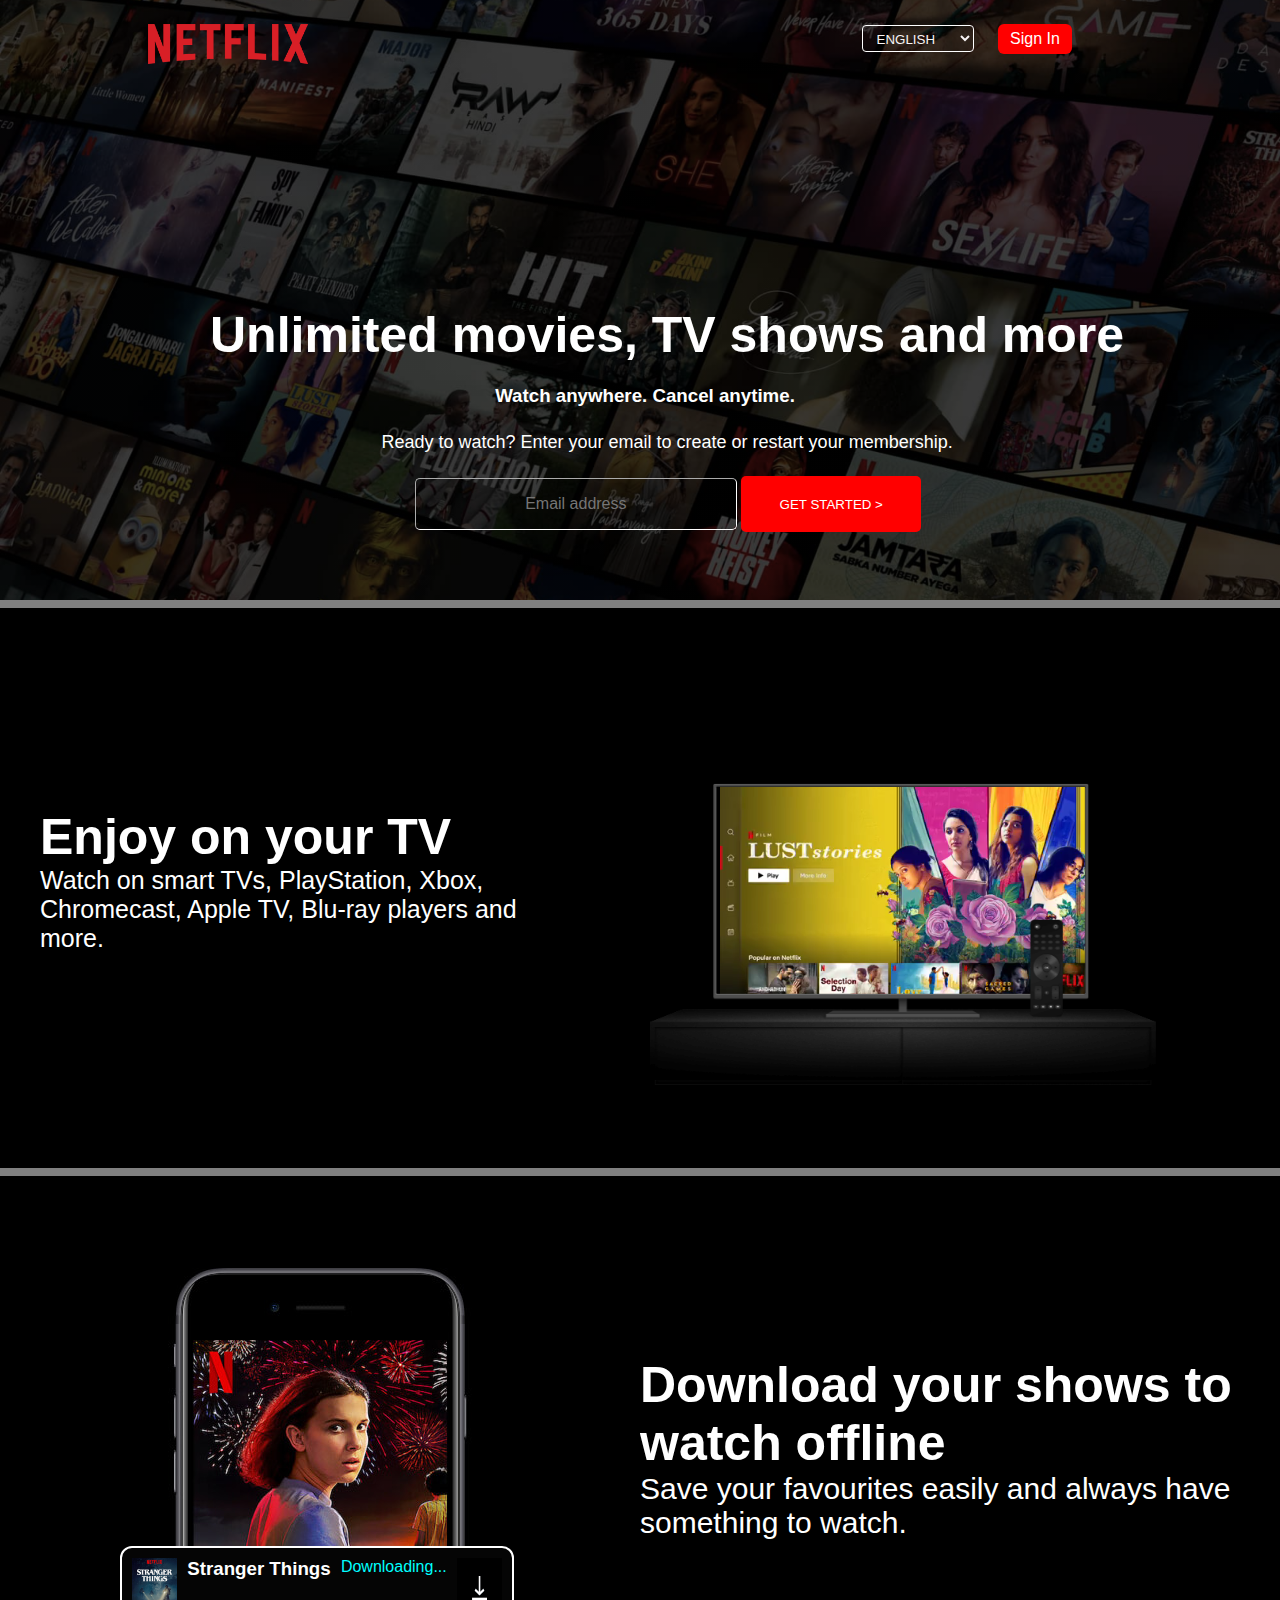
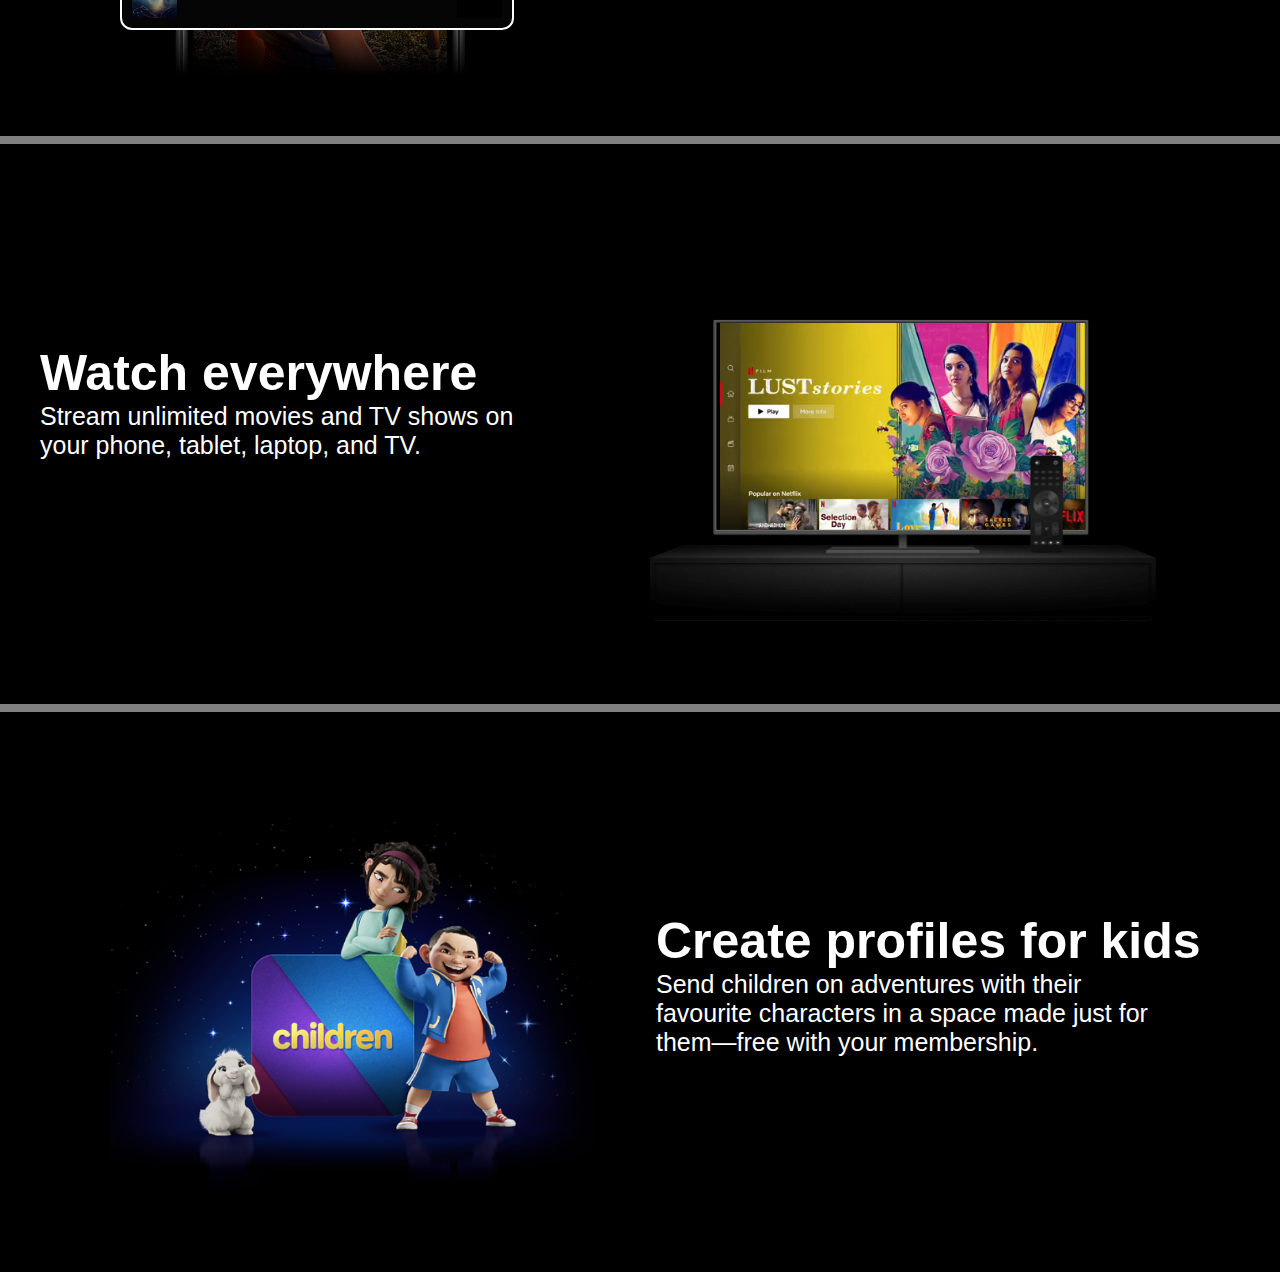
<file: index.html>
<!DOCTYPE html>
<html lang="en">
  <head>
    <meta charset="UTF-8" />
    <meta name="viewport" content="width=device-width, initial-scale=1.0" />
    <title>NETFLIX-clone-AVODHA</title>
    <link rel="icon" href="./images/netflix-Logo.jpg" />
    
    <link rel="stylesheet" href="./style.css" />
  </head>
  
    <div class="container">
      <header>
        <img class="logo" src="./images/logo.png" alt="LOGO" />

        <div class="btns">
          <select class="langBtn" name="" id="">
            <option value="">ENGLISH</option>
            <option value="">HINDI</option>
          </select>

          <button class="signIn">Sign In</button>
        </div>
      </header>
      <div class="content">
        <h1>Unlimited movies, TV shows and more</h1>
        <h3>Watch anywhere. Cancel anytime.</h3>
        <h5>
          Ready to watch? Enter your email to create or restart your membership.
        </h5>
        <form class="signUp">
          <input class="email-btn" placeholder="Email address" />
          <button class="signUp-btn">GET STARTED ></button>
        </form>
      </div>
      </div>
    </div>
<!--.................................. first section........................ -->
       <div class="boundaryLine">

                </div>  

       <div class="Features">
      
        <div class="text">
          <h1>Enjoy on your TV</h1>
          <p>Watch on smart TVs, PlayStation, Xbox, Chromecast, Apple TV, Blu-ray players and more.</p>
        </div>
        <div class="media">
          <img class="pic" src="/images/tv.png" alt="">
          <video class="vdo" src="/images/video-1.m4v" autoplay playsinline muted loop></video>
        </div>
      
        
       </div>
    
       </div>
<!-- ..................................second section............................................... -->

<div class="boundaryLine2">
  
</div>
        <div class="feature2">

          <div class="mobile">
             <div class="box">
               <img src="/images/boxshot.png" alt="">
               <h3>Stranger Things</h3>
               <p>Downloading...</p>
               <img class="downld" src="/images/download-icon.gif" alt="">
               
             
              
            </div>


            <img  src="/images/mobile.jpg" alt=""></div>




          <div class="contnt">
            <h1>Download your shows to watch offline</h1>
            <p>Save your favourites easily and always have something to watch.</p>
          </div>

        </div>
        <div class="boundaryLine">

        </div>  
        <!-- ...............................third section...................................... -->

<div class="Features">

<div class="text">
  <h1>Watch everywhere</h1>
  <p>Stream unlimited movies and TV shows on your phone, tablet, laptop, and TV.</p>
</div>
<div class="media">
  <img class="pic" src="/images/tv.png" alt="">
  <video class="vdo" src="/images/video-1.m4v" autoplay playsinline muted loop></video>
</div>


</div>

</div>
<!-- ....................................fourth section............................................. -->


<div class="boundaryLine">

</div>  

<div class="Features">
  <div class="media">
    <img class="pic" src="/images/feature-4.png" alt="">
   
    </div>
<div class="text">
<h1>Create profiles for kids</h1>
<p>Send children on adventures with their favourite characters in a space made just for them—free with your membership.

</p>
</div>



</div>

</div>
<!-- ........................................................... -->

     
  </body>
</html>
</file>
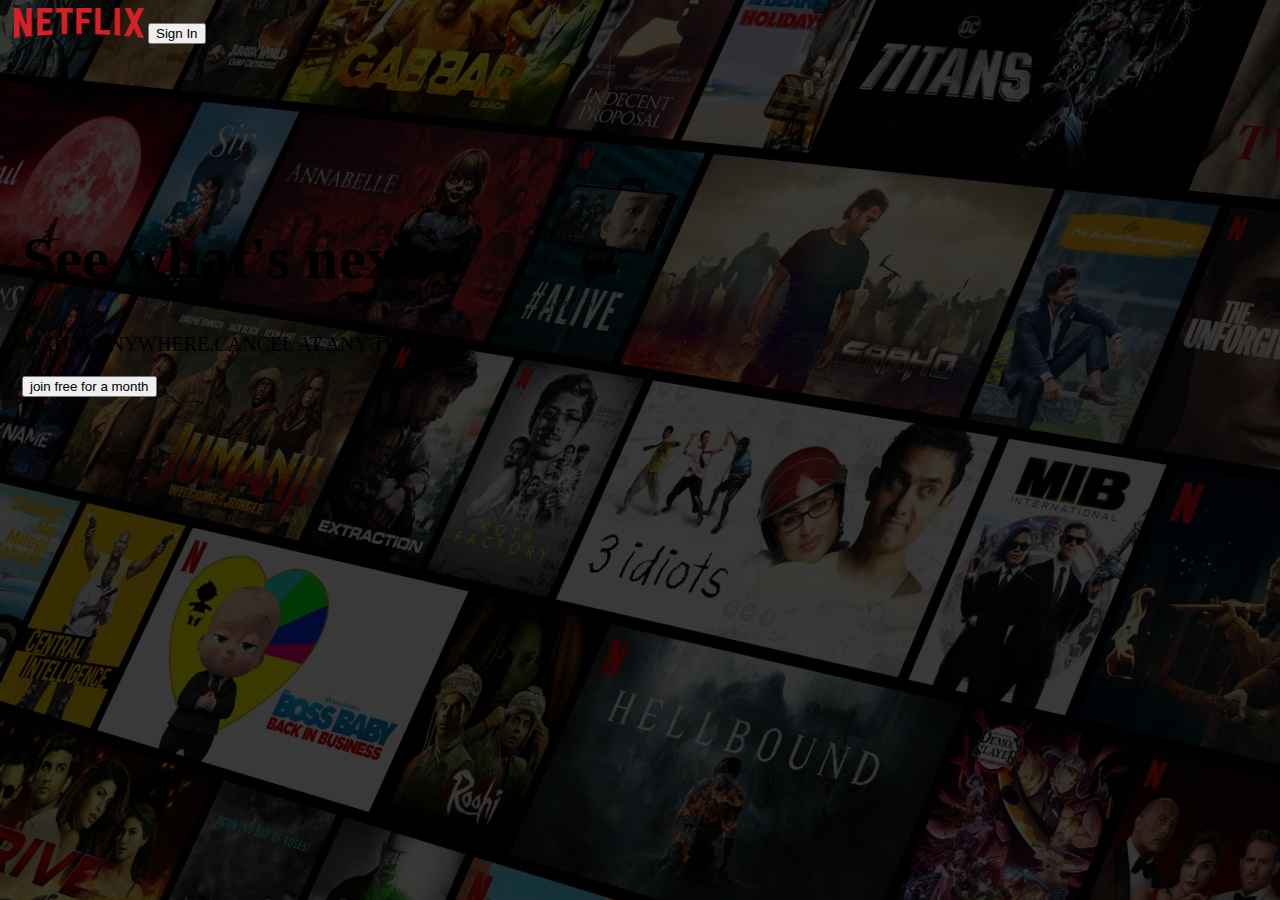
<file: main.html>
<!DOCTYPE html>
<html lang="en">

<head>
    <meta charset="UTF-8">
    <meta name="viewport" content="width=device-width, initial-scale=1.0">
    <title>Landing page-NETFLIX</title>
    <link rel="icon" href="./images/netflix-Logo.jpg">
    <link href="https://cdn.jsdelivr.net/npm/bootstrap@5.0.2/dist/css/bootstrap.min.css" rel="stylesheet"
        integrity="sha384-EVSTQN3/azprG1Anm3QDgpJLIm9Nao0Yz1ztcQTwFspd3yD65VohhpuuCOmLASjC" crossorigin="anonymous">
    <script src="https://cdn.jsdelivr.net/npm/bootstrap@5.0.2/dist/js/bootstrap.bundle.min.js"
        integrity="sha384-MrcW6ZMFYlzcLA8Nl+NtUVF0sA7MsXsP1UyJoMp4YLEuNSfAP+JcXn/tWtIaxVXM" crossorigin="anonymous">
    </script>
    <link rel="stylesheet" href="./main.css">
    <link rel="stylesheet" href="./index.html">
</head>

<body>
    <div class="container">
        <header class="d-flex justify-content-between align-items-center p-3">
            <img src="./images/logo.png" alt="">

            <a href="./index.html"> <button type="button" class="btn btn-danger ">Sign In</button></a>
        </header>
        <div class="text">
            <h1 class="text-light ">See what's next.</h1>
            <p class="text-white ">WATCH ANYWHERE.CANCEL AT ANY TIME.</p>
            <a href="./index.html"> <button type="button" class="btn btn-danger">join free for a month</button></a>
            
        </div>
        
    </div>

</body>

</html>
</file>
<file: style.css>
* {
  margin: 0;
  padding: 0;
}

body {
  font-family: "Segoe UI", Tahoma, Geneva, Verdana, sans-serif;
  background-color: black;
  color: white;
}

.container {
  background-image: linear-gradient(rgba(0, 0, 0, 0.7), rgba(0, 0, 0, 0.7)),
    url(./images/header-image.png);
  width: 100%;
  height: 600px;
  background-size: cover;
  background-position: center;
  position: relative;
}

header {
  padding: 24px 48px;
  display: flex;
  justify-content: space-between;
}

.logo {
  width: 160px;
  height: 40px;
  margin-left: 100px;
}

.langBtn {
  padding: 5px 10px;
  border-radius: 5px;
  color: rgb(248, 244, 244);
  background: transparent;
  box-sizing: content-box;
  margin-right: 10px;
  border-radius: 0; /* Set border-radius to 0 for a square appearance */
  outline: white;
  height: 15px;
  width: 90px;
  border-radius: 4px;
  border-color: white;
}
.langBtn option {
  color: black;
}

.signIn {
  padding: 5px 10px;
  margin: 0px 10px;
  background-color: red;
  border-radius: 5px;
  border-width: -1px;
  color: white;
  width: 74px;
  height: 30px;
  border-radius: 6px;
  font-size: medium;
  font-style: initial;
  border: 0;
}
.btns {
  margin-right: 150px;
}

.content {
  position: absolute;
  top: 50%;
  bottom: 50%;
  margin-left: 210px;

  text-align: center;
}
.content h1 {
  font-size: 50px;
  font-style: bold;
  line-height: 70px;
}

.container h3 {
  margin-left: 120px;
  margin-top: 15px;
  margin-bottom: 20px;
  width: 630px;
  height: 24px;
  font-family: Netflix Sans, Helvetica Neue, Segoe UI, Roboto, Ubuntu,
    sans-serif;
}

.container h5 {
  font-size: 18px;
  margin: 5px;
  font-weight: 400;
  line-height: 27px;
}
.signUp {
  margin-top: 20px;
}
.email-btn {
  background: transparent;
  width: 35%;
  height: 50px;
  border-radius: 5px;
  border-color: white;
  text-align: center;
  margin-left: 2px;
  font-size: medium;
  border-width: 1px;

  color: white;
}

.signUp-btn {
  background-color: red;
  border-radius: 5px;
  width: 180px;
  height: 56px;
  margin-bottom: 50px;
  color: white;
  border: 0;
}

.boundaryLine {
  background-color: gray;
  height: 8px;
  width: 100%;
}

.Features {
  width: 100%;
  height: 560px;
  display: flex;
}
.text {
  margin-top: 200px;
  margin-left: 40px;
}
.text h1 {
  font-size: 50px;
  font-style: initial;
}
.text p {
  width: 500px;
  height: 90px;
  font-size: 25px;
}
.media {
  display: flex;
  margin-left: 60px;
}

.media .vdo {
  width: 380px;
  height: 270px;
  position: absolute;
  margin-left: 120px;
  margin-top: 148px;
}

.media .pic {
  position: relative;
  width: 506px;
  height: 379px;
  margin-left: 50px;
  margin-top: 100px;
  z-index: 1;
}

.boundaryLine2 {
  background-color: gray;
  height: 8px;
  width: 100%;
}

.feature2 {
  width: 100%;
  height: 560px;
  display: flex;
}
.box {
  width: 370px;
  height: 60px;
  padding: 10px;
  top: 350px;
  left: 120px;
  position: absolute;
  display: flex;
  justify-content: space-between;
  /* margin-top: 360px;
  margin-left: 130px; */
  border-radius: 12px;
  /* border-width: 2px;
  border-color: aliceblue; */
  border: 2px solid white;
  background-color: rgb(5, 5, 5);
}

.box img {
  width: 45px;
}
.downld {
  display: flex;
}

.mobile {
  position: relative;
  top: 20px;
}
.box p {
  color: aqua;
}
.contnt {
  margin-top: 180px;
}

.contnt h1 {
  font-size: 50px;
}
.contnt p {
  font-size: 30px;
}
</file>
<file: main.css>
body {
  background-color: rgb(32, 31, 31);
  background-image: linear-gradient(rgba(0, 0, 0, 0.7), rgba(0, 0, 0, 0.7)),
    url(./images/banner.jpg);
}
.container {
  width: 100%;
  height: 100%;
}

.container img {
  width: 130px;
  height: 30px;
  padding-left: 5px;
  margin-left: 1px;
}
.bttn {
  width: 90px;
  height: 40px;
}
.text {
  padding-left: 14px;
  margin-top: 180px;
}

.text h1{
    font-size: 60px;
    
}
.text p{
    font-size: 20px;
    
}
</file>
